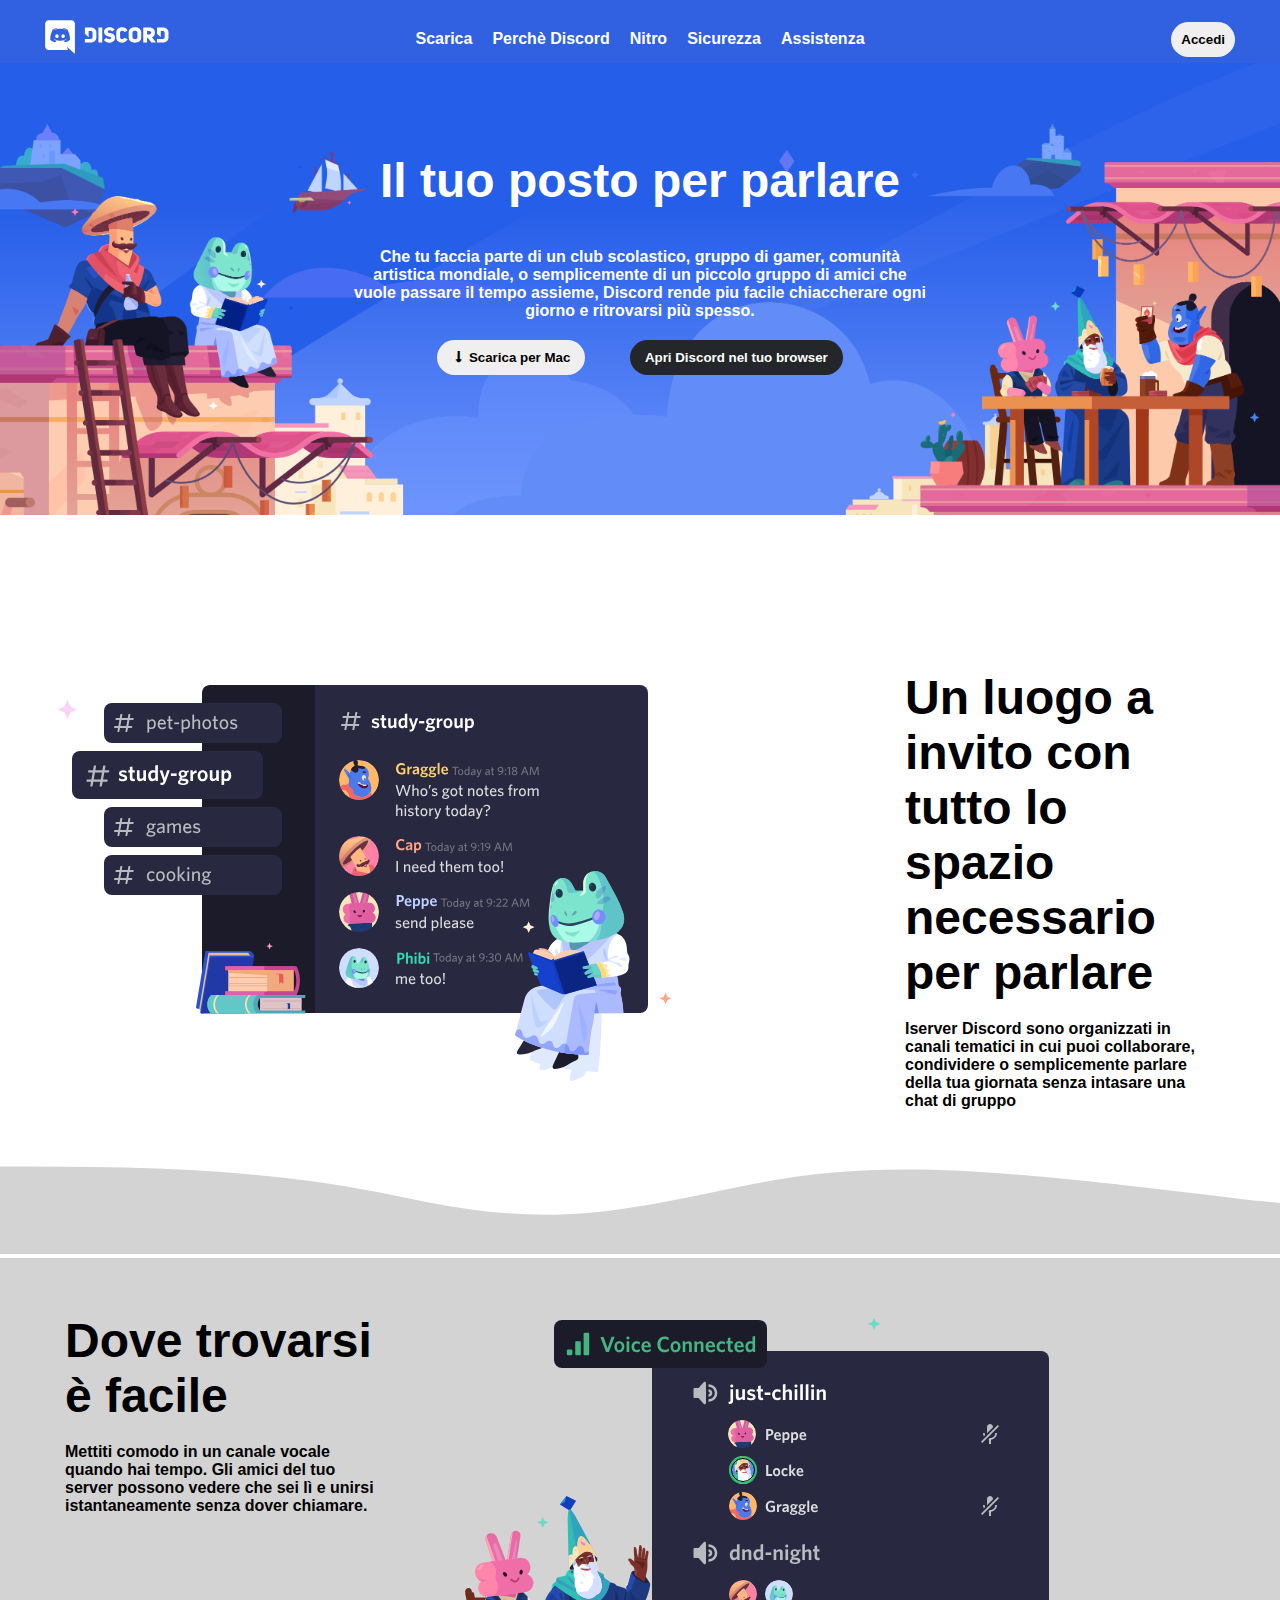
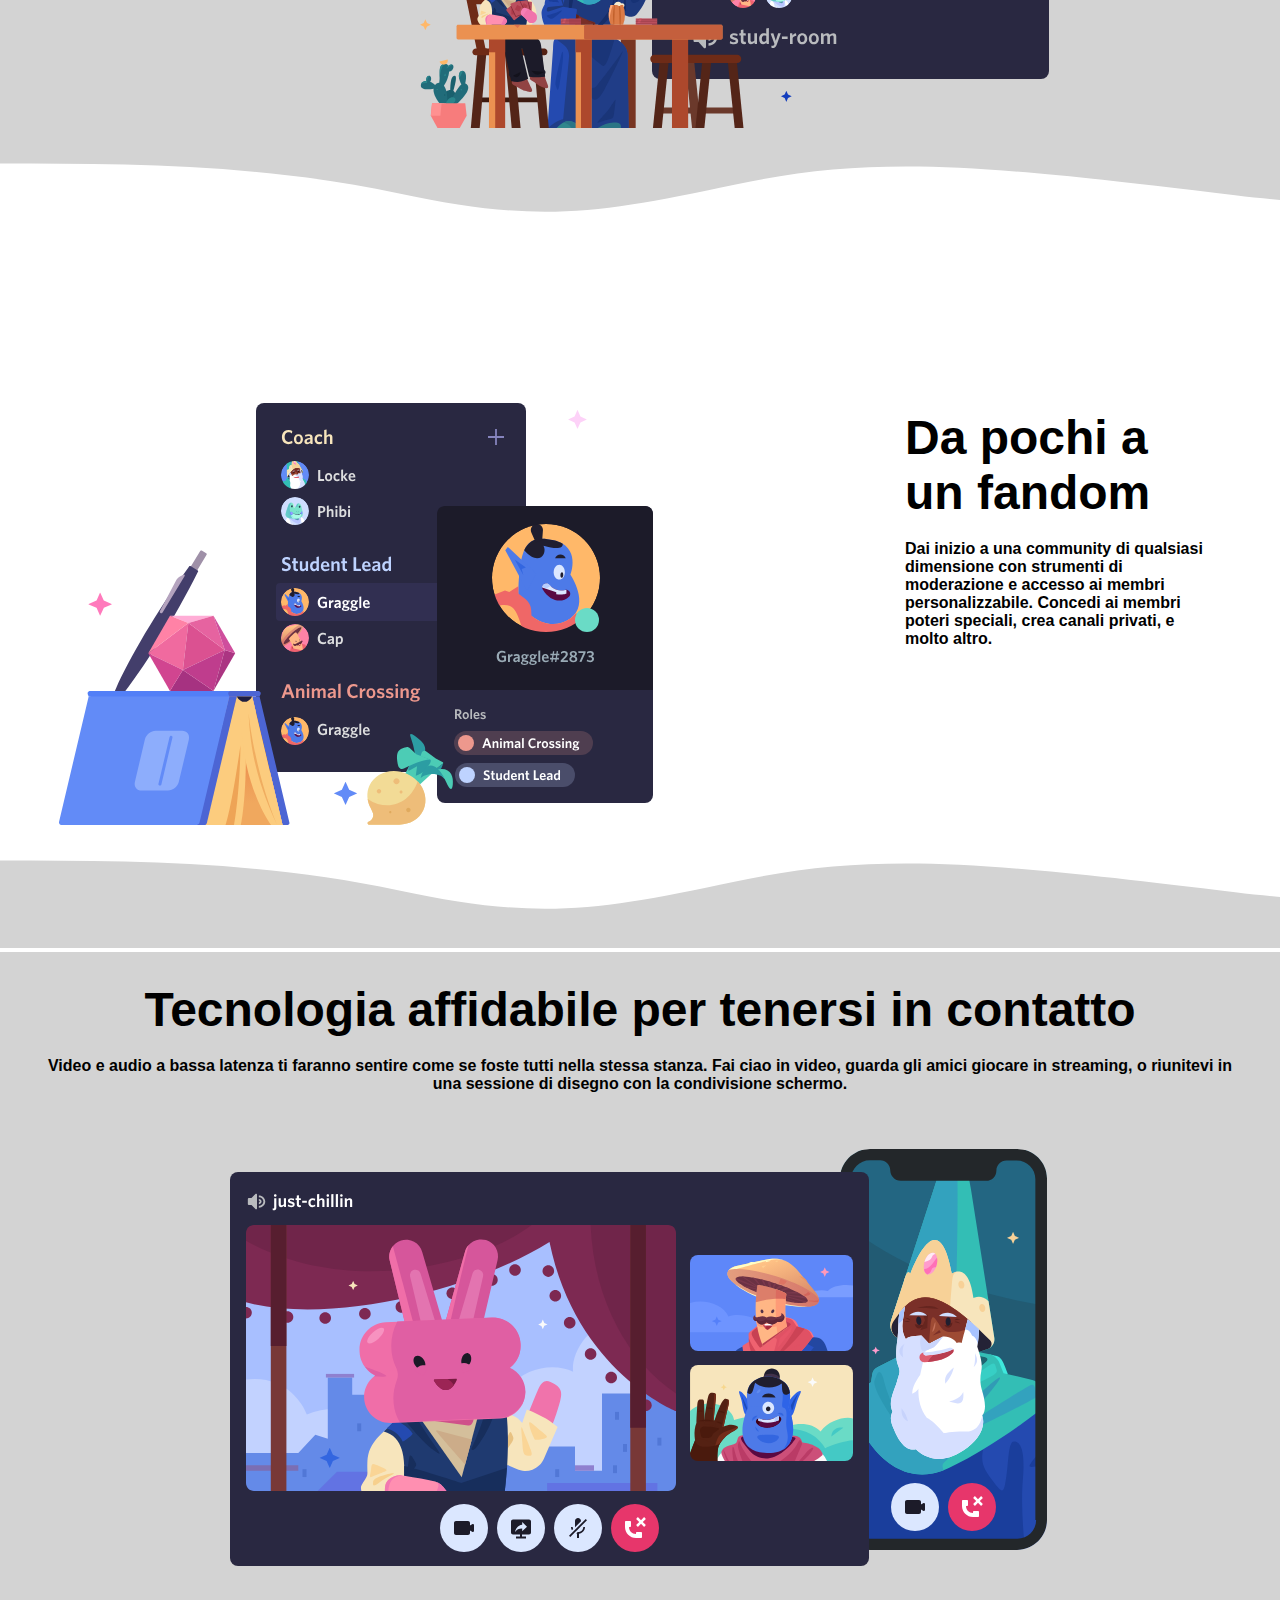
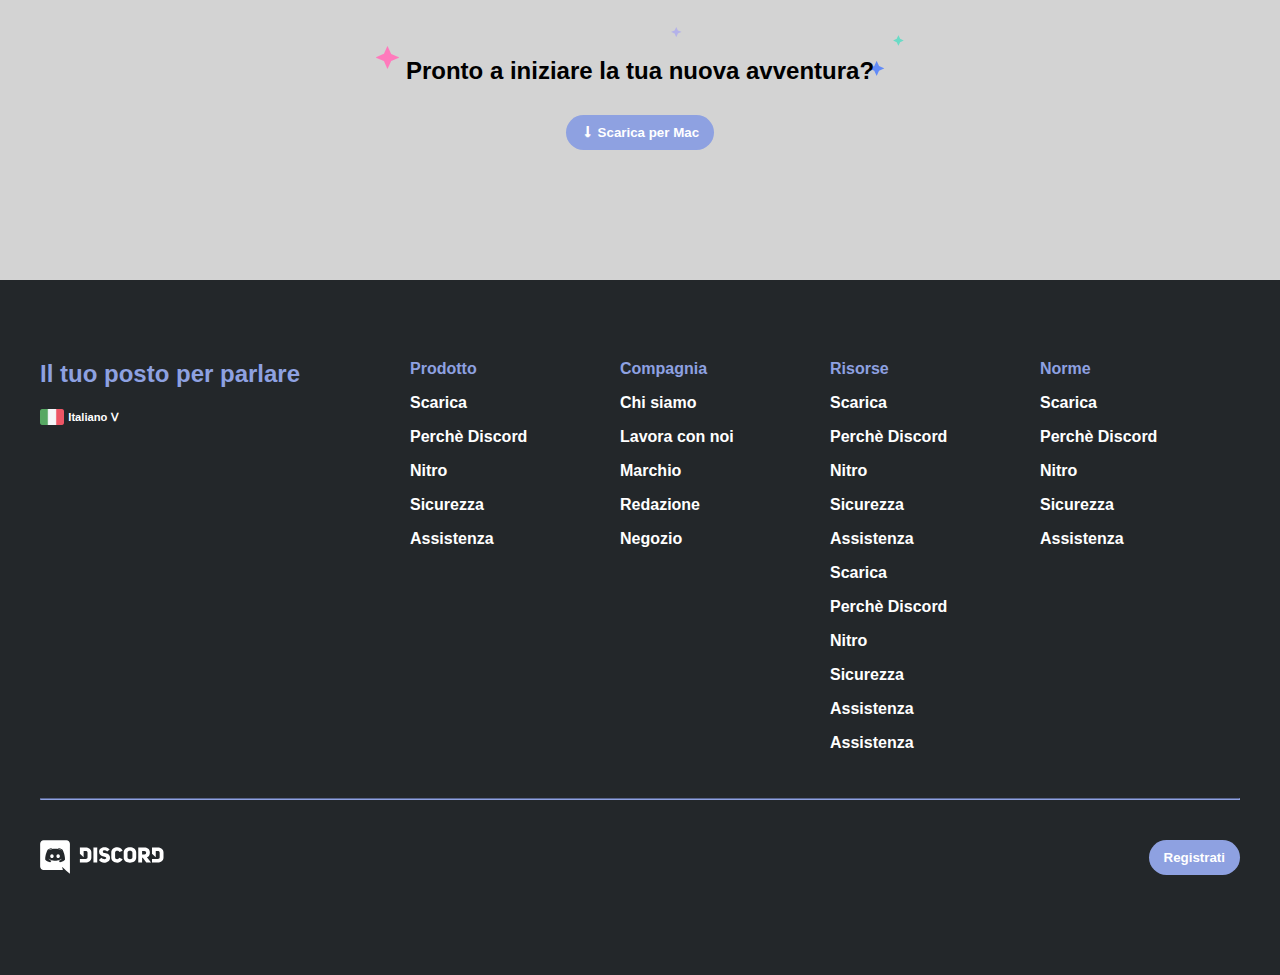
<file: index.html>
<!DOCTYPE html>
<html lang="en">
    <head>
        <meta charset="UTF-8">
        <meta http-equiv="X-UA-Compatible" content="IE=edge">
        <meta name="viewport" content="width=device-width, initial-scale=1.0">
        <title>Discord</title>

        <link rel="stylesheet" href="css/style.css">

        <link href="https://fonts.cdnfonts.com/css/whitney-2" rel="stylesheet">

        <link rel="stylesheet" href="https://cdnjs.cloudflare.com/ajax/libs/font-awesome/6.2.0/css/all.min.css" integrity="sha512-xh6O/CkQoPOWDdYTDqeRdPCVd1SpvCA9XXcUnZS2FmJNp1coAFzvtCN9BmamE+4aHK8yyUHUSCcJHgXloTyT2A==" crossorigin="anonymous" referrerpolicy="no-referrer" />
                
    </head>
    <body>

        <header>
            <!-- sezione logo e links -->
            <div class="container container-flex header-top">
                <div class="header-line">
                    <img src="img/logo.svg" alt="Immagine non trovata">
                </div>

                <nav class="header-line">
                    <ul class="container-flex">
                        <li>
                            <a href="#">Scarica</a>
                        </li>
                        <li>
                            <a href="#">Perchè Discord</a>
                        </li>
                        <li>
                            <a href="#">Nitro</a>
                        </li>
                        <li>
                            <a href="#">Sicurezza</a>
                        </li>
                        <li>
                            <a href="#">Assistenza</a>
                        </li>
                    </ul>
                </nav>

                <div class="header-line container-flex">
                    <button>Accedi</button>
                </div>
            </div>

            <!-- sezione titolo -->
            <div class="header-bottom container-flex">
                <div class="title">
                    <h1>Il tuo posto per parlare</h1>

                    <p>Che tu faccia parte di un club scolastico, gruppo di gamer, comunità artistica mondiale, o semplicemente di un piccolo gruppo di amici che vuole passare il tempo assieme, Discord rende piu facile chiaccherare ogni giorno e ritrovarsi più spesso.</p>

                    <div class="buttons">
                        <button>🠗 Scarica per Mac</button>
                        <button>Apri Discord nel tuo browser</button>
                    </div>
                 </div>
            </div>
        </header>

        <!-- sezione centrale -->
        <main>
            <!-- sezioni row -->
            <section class="white-background">
                <div class="container container-flex">
                    <div class="column-img">
                        <img src="img/item1.svg" alt="Immagine non trovata">
                    </div>

                    <div class="column-text">
                        <h2>Un luogo a invito con tutto lo spazio necessario per parlare</h2>

                        <p>Iserver Discord sono organizzati in canali tematici in cui puoi collaborare, condividere o semplicemente parlare della tua giornata senza intasare una chat di gruppo</p>
                    </div>
                </div>
            </section>

            <svg class="wave-gray" version="1.1" xmlns="http://www.w3.org/2000/svg" viewBox="0 0 1440 100" preserveAspectRatio="none">
                <path class="wavePath-haxJK1 animationPaused-2hZ4IO" d="M826.337463,25.5396311 C670.970254,58.655965 603.696181,68.7870267 447.802481,35.1443383 C293.342778,1.81111414 137.33377,1.81111414 0,1.81111414 L0,150 L1920,150 L1920,1.81111414 C1739.53523,-16.6853983 1679.86404,73.1607868 1389.7826,37.4859505 C1099.70117,1.81111414 981.704672,-7.57670281 826.337463,25.5396311 Z" fill="currentColor"></path>
            </svg>
            
            <section class="gray-background">
                <div class="container container-flex">
                    <div class="column-text">
                        <h2>Dove trovarsi è facile</h2>

                        <p>Mettiti comodo in un canale vocale quando hai tempo. Gli amici del tuo server possono vedere che sei lì e unirsi istantaneamente senza dover chiamare.</p>
                    </div>

                    <div class="column-img">
                        <img src="img/item2.svg" alt="Immagine non trovata">
                    </div>
                </div>
            </section>

            <svg class="wave-white" version="1.1" xmlns="http://www.w3.org/2000/svg" viewBox="0 0 1440 100" preserveAspectRatio="none">
                <path class="wavePath-haxJK1 animationPaused-2hZ4IO" d="M826.337463,25.5396311 C670.970254,58.655965 603.696181,68.7870267 447.802481,35.1443383 C293.342778,1.81111414 137.33377,1.81111414 0,1.81111414 L0,150 L1920,150 L1920,1.81111414 C1739.53523,-16.6853983 1679.86404,73.1607868 1389.7826,37.4859505 C1099.70117,1.81111414 981.704672,-7.57670281 826.337463,25.5396311 Z" fill="currentColor"></path>
            </svg>

            <section class="white-background">
                <div class="container container-flex">
                    <div class="column-img">
                        <img src="img/item3.svg" alt="Immagine non trovata">
                    </div>

                    <div class="column-text">
                        <h2>Da pochi a un fandom</h2>

                        <p>Dai inizio a una community di qualsiasi dimensione con strumenti di moderazione e accesso ai membri personalizzabile. Concedi ai membri poteri speciali, crea canali privati, e molto altro.</p>
                    </div>
                </div>
            </section>

            <svg class="wave-gray" version="1.1" xmlns="http://www.w3.org/2000/svg" viewBox="0 0 1440 100" preserveAspectRatio="none">
                <path class="wavePath-haxJK1 animationPaused-2hZ4IO" d="M826.337463,25.5396311 C670.970254,58.655965 603.696181,68.7870267 447.802481,35.1443383 C293.342778,1.81111414 137.33377,1.81111414 0,1.81111414 L0,150 L1920,150 L1920,1.81111414 C1739.53523,-16.6853983 1679.86404,73.1607868 1389.7826,37.4859505 C1099.70117,1.81111414 981.704672,-7.57670281 826.337463,25.5396311 Z" fill="currentColor"></path>
            </svg>

            <!-- sezione column -->
            <section class="gray-background">
                <div class="container">
                    <div class="big-column">
                        <h2>Tecnologia affidabile per tenersi in contatto</h2>

                        <p>Video e audio a bassa latenza ti faranno sentire come se foste tutti nella stessa stanza. Fai ciao in video, guarda gli amici giocare in streaming, o riunitevi in una sessione di disegno con la condivisione schermo.</p>
                        <div>
                            <img src="img/item4-big.svg" alt="Immagine non trovata">
                        </div>

                        <h3>Pronto a iniziare la tua nuova avventura?</h3>
                         
                        <br>

                        <button>🠗 Scarica per Mac</button>
                    </div>

                </div>
            </section>
        </main>

        <footer>
            <!-- sezione collegamenti -->
            <nav class="container container-flex">
                <div class="social">
                    <h3>Il tuo posto per parlare</h3>

                    <img src="img/ita.png" alt="Immagine non trovata">

                    <span>Italiano ᐯ</span>
                    
                    <div class="icons">
                        <i class="fa-brands fa-twitter"></i>

                        <i class="fa-brands fa-instagram"></i>

                        <i class="fa-brands fa-facebook"></i>

                        <i class="fa-brands fa-youtube"></i>
                    </div>
                </div>

                <div class="container-flex links-group">
                    <div class="links">
                        <ul>
                            <li>
                                <a href="#" class="head-link">Prodotto</a>
                            </li>
                            <li>
                                <a href="#" class="white-link">Scarica</a>
                            </li>
                            <li>
                                <a href="#" class="white-link">Perchè Discord</a>
                            </li>
                            <li>
                                <a href="#" class="white-link">Nitro</a>
                            </li>
                            <li>
                                <a href="#" class="white-link">Sicurezza</a>
                            </li>
                            <li>
                                <a href="#" class="white-link">Assistenza</a>
                            </li>
                        </ul>
                    </div>
    
                    <div class="links">
                        <ul>
                            <li>
                                <a href="#" class="head-link">Compagnia</a>
                            </li>
                            <li>
                                <a href="#" class="white-link">Chi siamo</a>
                            </li>
                            <li>
                                <a href="#" class="white-link">Lavora con noi</a>
                            </li>
                            <li>
                                <a href="#" class="white-link">Marchio</a>
                            </li>
                            <li>
                                <a href="#" class="white-link">Redazione</a>
                            </li>
                            <li>
                                <a href="#" class="white-link">Negozio</a>
                            </li>
                        </ul>
                    </div>
    
                    <div class="links">
                        <ul>
                            <li>
                                <a href="#" class="head-link">Risorse</a>
                            </li>
                            <li>
                                <a href="#" class="white-link">Scarica</a>
                            </li>
                            <li>
                                <a href="#" class="white-link">Perchè Discord</a>
                            </li>
                            <li>
                                <a href="#" class="white-link">Nitro</a>
                            </li>
                            <li>
                                <a href="#" class="white-link">Sicurezza</a>
                            </li>
                            <li>
                                <a href="#" class="white-link">Assistenza</a>
                            </li>
                            <li>
                                <a href="#" class="white-link">Scarica</a>
                            </li>
                            <li>
                                <a href="#" class="white-link">Perchè Discord</a>
                            </li>
                            <li>
                                <a href="#" class="white-link">Nitro</a>
                            </li>
                            <li>
                                <a href="#" class="white-link">Sicurezza</a>
                            </li>
                            <li>
                                <a href="#" class="white-link">Assistenza</a>
                            </li>
                            <li>
                                <a href="#" class="white-link">Assistenza</a>
                            </li>
                        </ul>
                    </div>
    
                    <div class="links">
                        <ul>
                            <li>
                                <a href="#" class="head-link">Norme</a>
                            </li>
                            <li>
                                <a href="#" class="white-link">Scarica</a>
                            </li>
                            <li>
                                <a href="#" class="white-link">Perchè Discord</a>
                            </li>
                            <li>
                                <a href="#" class="white-link">Nitro</a>
                            </li>
                            <li>
                                <a href="#" class="white-link">Sicurezza</a>
                            </li>
                            <li>
                                <a href="#" class="white-link">Assistenza</a>
                            </li>
                        </ul>
                    </div>
                </div>
            </nav>

            <hr>

            <!-- sezione finale -->
            <div class="container container-flex final">
                <img src="img/logo.svg" alt="Immagine non trovata">

                <button>Registrati</button>
            </div>
        </footer>
        
    </body>
</html>
</file>
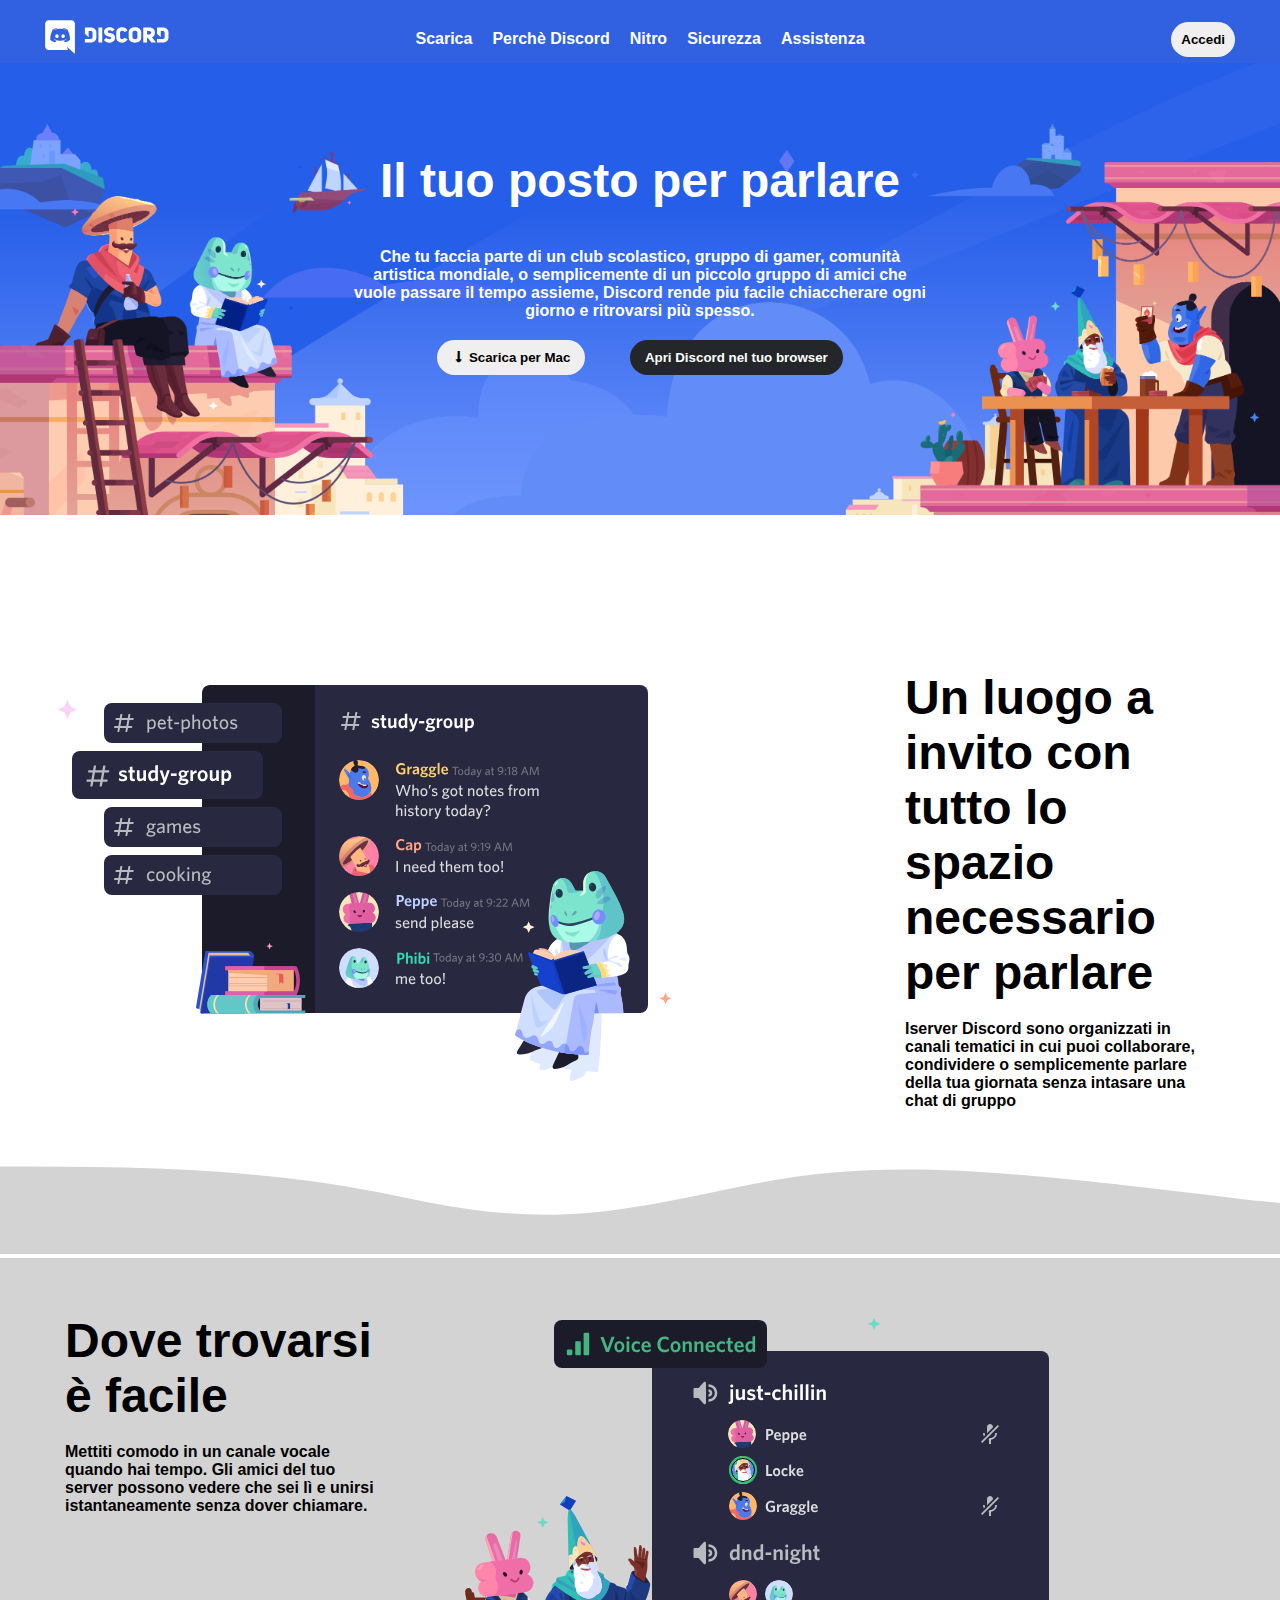
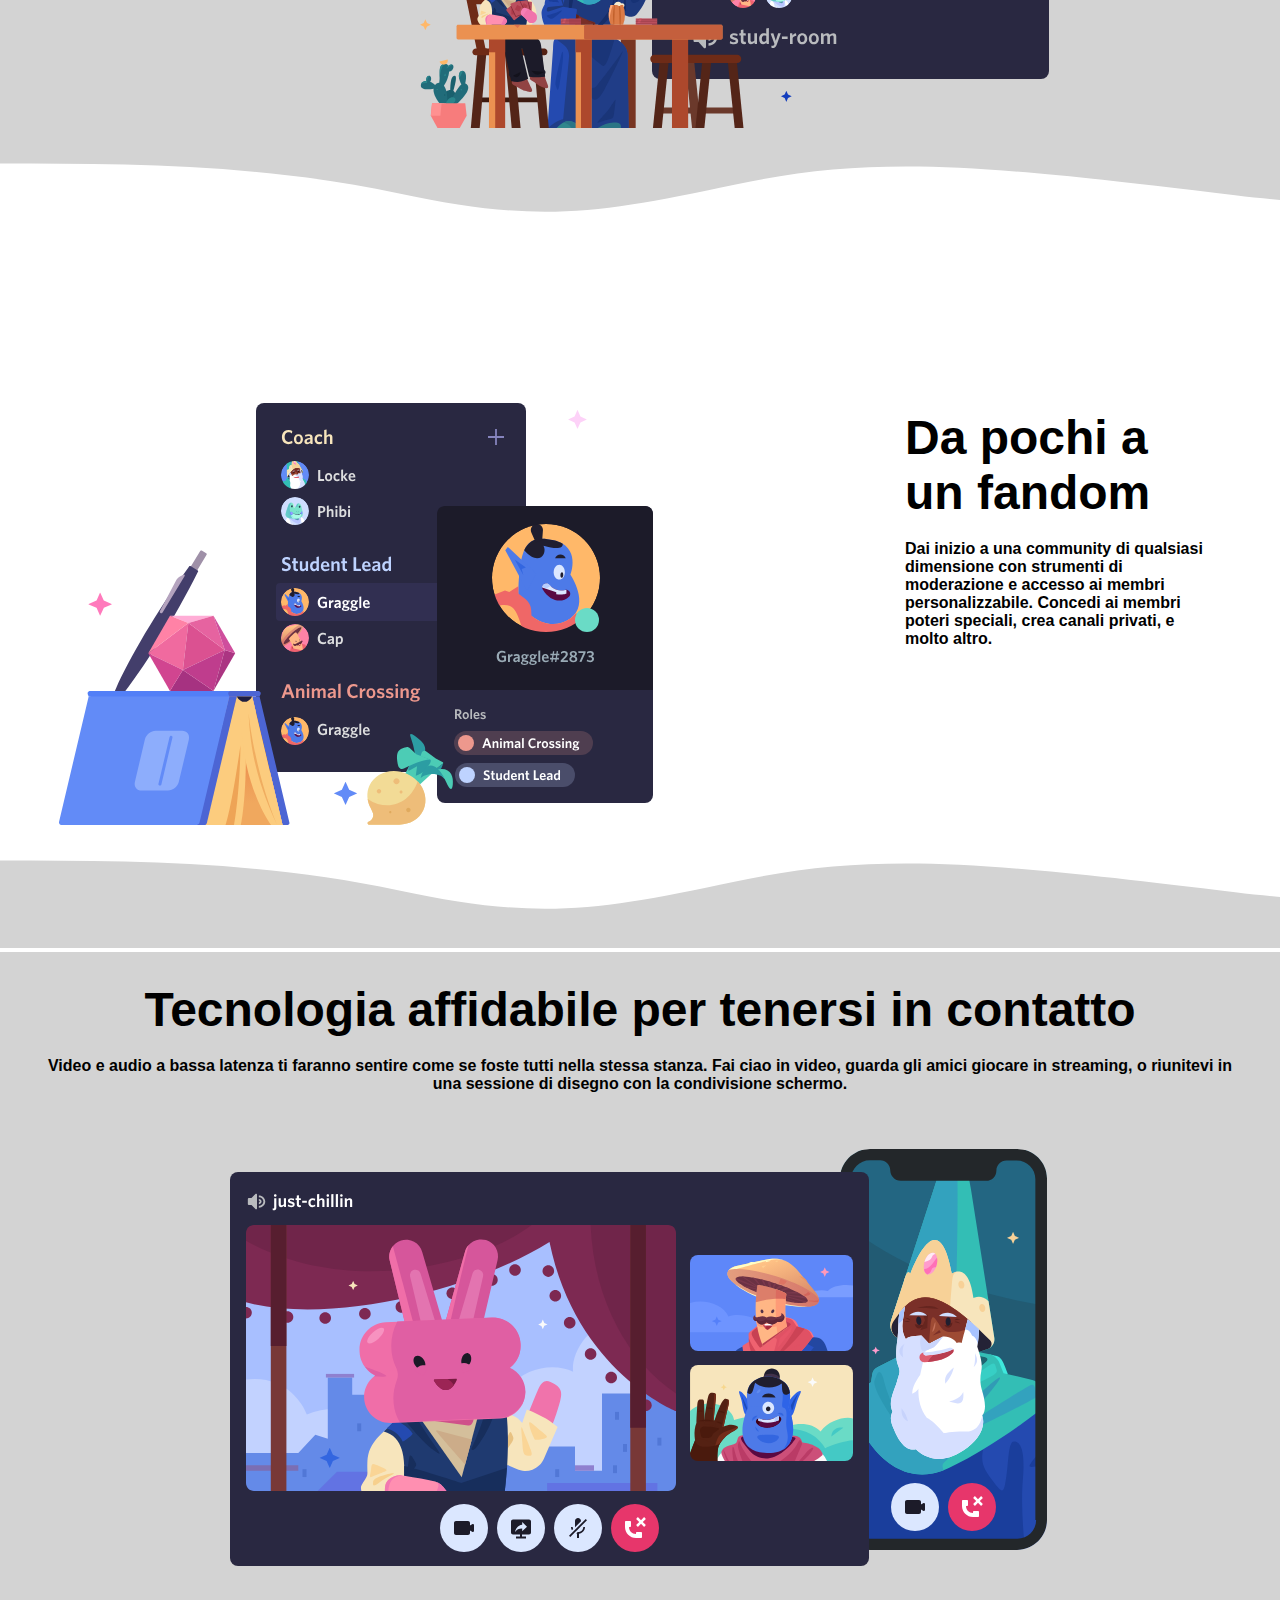
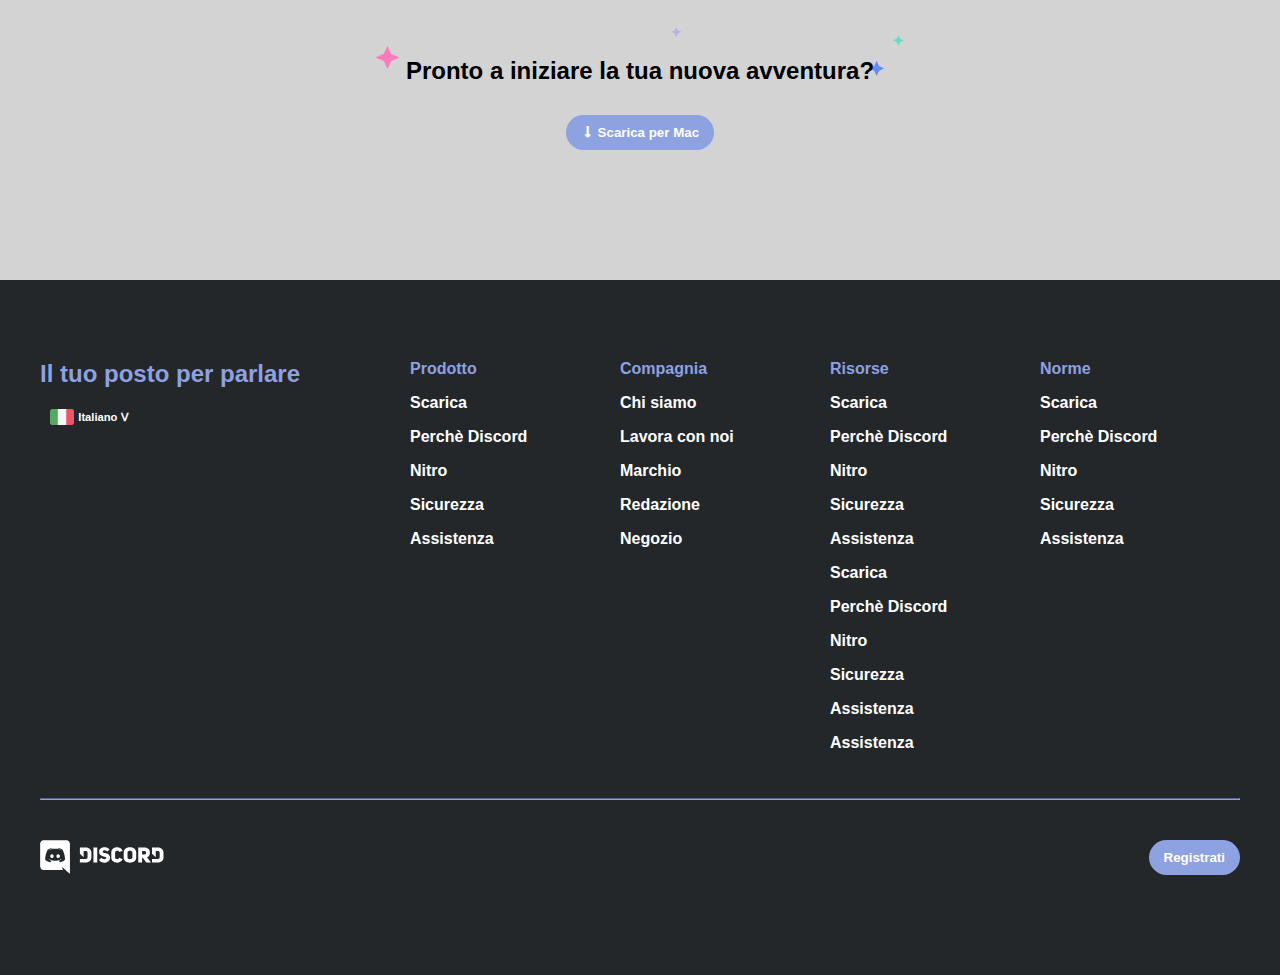
<file: bonus/index.html>
<!DOCTYPE html>
<html lang="en">
    <head>
        <meta charset="UTF-8">
        <meta http-equiv="X-UA-Compatible" content="IE=edge">
        <meta name="viewport" content="width=device-width, initial-scale=1.0">
        <title>Discord</title>

        <link rel="stylesheet" href="css/style.css">

        <link href="https://fonts.cdnfonts.com/css/whitney-2" rel="stylesheet">

        <link rel="stylesheet" href="https://cdnjs.cloudflare.com/ajax/libs/font-awesome/6.2.0/css/all.min.css" integrity="sha512-xh6O/CkQoPOWDdYTDqeRdPCVd1SpvCA9XXcUnZS2FmJNp1coAFzvtCN9BmamE+4aHK8yyUHUSCcJHgXloTyT2A==" crossorigin="anonymous" referrerpolicy="no-referrer" />
                
    </head>
    <body>

        <header>
            <!-- sezione logo e links -->
            <div class="container container-flex header-top">
                <div class="header-line">
                    <img src="img/logo.svg" alt="Immagine non trovata">
                </div>

                <nav class="header-line">
                    <ul class="container-flex">
                        <li>
                            <a href="#">Scarica</a>
                        </li>
                        <li>
                            <a href="#">Perchè Discord</a>
                        </li>
                        <li>
                            <a href="#">Nitro</a>
                        </li>
                        <li>
                            <a href="#">Sicurezza</a>
                        </li>
                        <li>
                            <a href="#">Assistenza</a>
                        </li>
                    </ul>
                </nav>

                <div class="header-line container-flex">
                    <button>Accedi</button>
                </div>
            </div>

            <!-- sezione titolo -->
            <div class="header-bottom container-flex">
                <div class="title">
                    <h1>Il tuo posto per parlare</h1>

                    <p>Che tu faccia parte di un club scolastico, gruppo di gamer, comunità artistica mondiale, o semplicemente di un piccolo gruppo di amici che vuole passare il tempo assieme, Discord rende piu facile chiaccherare ogni giorno e ritrovarsi più spesso.</p>

                    <div class="buttons">
                        <button>🠗 Scarica per Mac</button>
                        <button>Apri Discord nel tuo browser</button>
                    </div>
                 </div>
            </div>
        </header>

        <!-- sezione centrale -->
        <main>
            <!-- sezioni row -->
            <section class="white-background">
                <div class="container container-flex">
                    <div class="column-img">
                        <img src="img/item1.svg" alt="Immagine non trovata">
                    </div>

                    <div class="column-text">
                        <h2>Un luogo a invito con tutto lo spazio necessario per parlare</h2>

                        <p>Iserver Discord sono organizzati in canali tematici in cui puoi collaborare, condividere o semplicemente parlare della tua giornata senza intasare una chat di gruppo</p>
                    </div>
                </div>
            </section>

            <svg class="wave-gray" version="1.1" xmlns="http://www.w3.org/2000/svg" viewBox="0 0 1440 100" preserveAspectRatio="none">
                <path class="wavePath-haxJK1 animationPaused-2hZ4IO" d="M826.337463,25.5396311 C670.970254,58.655965 603.696181,68.7870267 447.802481,35.1443383 C293.342778,1.81111414 137.33377,1.81111414 0,1.81111414 L0,150 L1920,150 L1920,1.81111414 C1739.53523,-16.6853983 1679.86404,73.1607868 1389.7826,37.4859505 C1099.70117,1.81111414 981.704672,-7.57670281 826.337463,25.5396311 Z" fill="currentColor"></path>
            </svg>
            
            <section class="gray-background">
                <div class="container container-flex">
                    <div class="column-text">
                        <h2>Dove trovarsi è facile</h2>

                        <p>Mettiti comodo in un canale vocale quando hai tempo. Gli amici del tuo server possono vedere che sei lì e unirsi istantaneamente senza dover chiamare.</p>
                    </div>

                    <div class="column-img">
                        <img src="img/item2.svg" alt="Immagine non trovata">
                    </div>
                </div>
            </section>

            <svg class="wave-white" version="1.1" xmlns="http://www.w3.org/2000/svg" viewBox="0 0 1440 100" preserveAspectRatio="none">
                <path class="wavePath-haxJK1 animationPaused-2hZ4IO" d="M826.337463,25.5396311 C670.970254,58.655965 603.696181,68.7870267 447.802481,35.1443383 C293.342778,1.81111414 137.33377,1.81111414 0,1.81111414 L0,150 L1920,150 L1920,1.81111414 C1739.53523,-16.6853983 1679.86404,73.1607868 1389.7826,37.4859505 C1099.70117,1.81111414 981.704672,-7.57670281 826.337463,25.5396311 Z" fill="currentColor"></path>
            </svg>

            <section class="white-background">
                <div class="container container-flex">
                    <div class="column-img">
                        <img src="img/item3.svg" alt="Immagine non trovata">
                    </div>

                    <div class="column-text">
                        <h2>Da pochi a un fandom</h2>

                        <p>Dai inizio a una community di qualsiasi dimensione con strumenti di moderazione e accesso ai membri personalizzabile. Concedi ai membri poteri speciali, crea canali privati, e molto altro.</p>
                    </div>
                </div>
            </section>

            <svg class="wave-gray" version="1.1" xmlns="http://www.w3.org/2000/svg" viewBox="0 0 1440 100" preserveAspectRatio="none">
                <path class="wavePath-haxJK1 animationPaused-2hZ4IO" d="M826.337463,25.5396311 C670.970254,58.655965 603.696181,68.7870267 447.802481,35.1443383 C293.342778,1.81111414 137.33377,1.81111414 0,1.81111414 L0,150 L1920,150 L1920,1.81111414 C1739.53523,-16.6853983 1679.86404,73.1607868 1389.7826,37.4859505 C1099.70117,1.81111414 981.704672,-7.57670281 826.337463,25.5396311 Z" fill="currentColor"></path>
            </svg>

            <!-- sezione column -->
            <section class="gray-background">
                <div class="container">
                    <div class="big-column">
                        <h2>Tecnologia affidabile per tenersi in contatto</h2>

                        <p>Video e audio a bassa latenza ti faranno sentire come se foste tutti nella stessa stanza. Fai ciao in video, guarda gli amici giocare in streaming, o riunitevi in una sessione di disegno con la condivisione schermo.</p>
                        <div>
                            <img src="img/item4-big.svg" alt="Immagine non trovata">
                        </div>

                        <h3>Pronto a iniziare la tua nuova avventura?</h3>
                         
                        <br>

                        <button>🠗 Scarica per Mac</button>
                    </div>

                </div>
            </section>
        </main>

        <footer>
            <!-- sezione collegamenti -->
            <nav class="container container-flex">
                <div class="social">
                    <h3>Il tuo posto per parlare</h3>

                    <ul>
                        <li>
                            <img src="img/ita.png" alt="Immagine non trovata"> <a href="#" id="main-language">Italiano ᐯ</a>

                            <ul>
                                <li>
                                    <a href="#" class="language">English</a>
                                </li>
                                <li>
                                    <a href="#" class="language">French</a>
                                </li>
                                <li>
                                    <a href="#" class="language">German</a>
                                </li>
                            </ul>
                        </li>
                    </ul>
                    
                    <div class="icons">
                        <i class="fa-brands fa-twitter"></i>

                        <i class="fa-brands fa-instagram"></i>

                        <i class="fa-brands fa-facebook"></i>

                        <i class="fa-brands fa-youtube"></i>
                    </div>
                </div>

                <div class="container-flex links-group">
                    <div class="links">
                        <ul>
                            <li>
                                <a href="#" class="head-link">Prodotto</a>
                            </li>
                            <li>
                                <a href="#" class="white-link">Scarica</a>
                            </li>
                            <li>
                                <a href="#" class="white-link">Perchè Discord</a>
                            </li>
                            <li>
                                <a href="#" class="white-link">Nitro</a>
                            </li>
                            <li>
                                <a href="#" class="white-link">Sicurezza</a>
                            </li>
                            <li>
                                <a href="#" class="white-link">Assistenza</a>
                            </li>
                        </ul>
                    </div>
    
                    <div class="links">
                        <ul>
                            <li>
                                <a href="#" class="head-link">Compagnia</a>
                            </li>
                            <li>
                                <a href="#" class="white-link">Chi siamo</a>
                            </li>
                            <li>
                                <a href="#" class="white-link">Lavora con noi</a>
                            </li>
                            <li>
                                <a href="#" class="white-link">Marchio</a>
                            </li>
                            <li>
                                <a href="#" class="white-link">Redazione</a>
                            </li>
                            <li>
                                <a href="#" class="white-link">Negozio</a>
                            </li>
                        </ul>
                    </div>
    
                    <div class="links">
                        <ul>
                            <li>
                                <a href="#" class="head-link">Risorse</a>
                            </li>
                            <li>
                                <a href="#" class="white-link">Scarica</a>
                            </li>
                            <li>
                                <a href="#" class="white-link">Perchè Discord</a>
                            </li>
                            <li>
                                <a href="#" class="white-link">Nitro</a>
                            </li>
                            <li>
                                <a href="#" class="white-link">Sicurezza</a>
                            </li>
                            <li>
                                <a href="#" class="white-link">Assistenza</a>
                            </li>
                            <li>
                                <a href="#" class="white-link">Scarica</a>
                            </li>
                            <li>
                                <a href="#" class="white-link">Perchè Discord</a>
                            </li>
                            <li>
                                <a href="#" class="white-link">Nitro</a>
                            </li>
                            <li>
                                <a href="#" class="white-link">Sicurezza</a>
                            </li>
                            <li>
                                <a href="#" class="white-link">Assistenza</a>
                            </li>
                            <li>
                                <a href="#" class="white-link">Assistenza</a>
                            </li>
                        </ul>
                    </div>
    
                    <div class="links">
                        <ul>
                            <li>
                                <a href="#" class="head-link">Norme</a>
                            </li>
                            <li>
                                <a href="#" class="white-link">Scarica</a>
                            </li>
                            <li>
                                <a href="#" class="white-link">Perchè Discord</a>
                            </li>
                            <li>
                                <a href="#" class="white-link">Nitro</a>
                            </li>
                            <li>
                                <a href="#" class="white-link">Sicurezza</a>
                            </li>
                            <li>
                                <a href="#" class="white-link">Assistenza</a>
                            </li>
                        </ul>
                    </div>
                </div>
            </nav>

            <hr>

            <!-- sezione finale -->
            <div class="container container-flex final">
                <img src="img/logo.svg" alt="Immagine non trovata">

                <button>Registrati</button>
            </div>
        </footer>
        
    </body>
</html>
</file>
<file: css/style.css>
/* RESET */
*{
    margin: 0;
    padding: 0;
    box-sizing: border-box;
}

/* REGOLE GENERALI */
*{
    font-family: 'Whitney', sans-serif;
    font-family: 'Whitney Semibold', sans-serif;
    font-family: 'Whitney Book', sans-serif;
    font-family: 'Whitney Light', sans-serif;

    font-weight: bold;
}

.container{
    max-width: 1200px;
    margin: 0 auto;
    min-height: 60px;
}

.container-flex{
    display: flex;
}

button{
    padding: 10px;
    border-style: none;
}

/* HEADER */
/* SEZIONE LOGO E LINKS */
header{
    padding-top: 15px;
    background-color: #3161e0;
}

.header-top{
    min-height: initial;
    align-items: center;
}

.header-top > div{
    width: 25%;
    padding: 5px;
}

.header-top > nav{
    width: 50%;
    padding: 5px;
}

.header-line.container-flex{
    justify-content: end;
}

header ul{
    list-style: none;
    justify-content: center;
}

li{
    margin-left: 10px;
    margin-right: 10px;
}

header a{
    color: white;
    text-decoration: none;
}

.header-line > button{
    border-color: white;
    border-radius: 20px;
}

/* SEZIONE TITOLO */
.header-bottom{
    padding: 50px 0 120px;
    background-image: url(../img/jumbo.png);
    background-size: cover;
}

.header-bottom.container-flex{
    justify-content: center;
}

.title{
    width: 45%;
    text-align: center;
    color: white;
}

h1{
    font-size: 3em;
    margin: 40px 0;
}

header .buttons{
    margin: 20px 0;
}

.title button{
    border-radius: 20px;
    margin: 0 20px;
    padding: 10px 15px;
}

.title button:last-child{
    background-color: #23272a;
    color: white;
}

/* SEZIONE CENTRALE */
/* SEZIONI ROW */
main .container-flex{
    justify-content: space-between;
}

.white-background{
    padding: 30px 0;
    margin-top: 100px;
}
.gray-background{
    background-color: #d3d3d3;
    padding: 30px 0;
}

.wave-gray{
    color: #d3d3d3;
}

.wave-white{
    color: white;
    background-color: #d3d3d3;
}

.column-img{
    width: 70%;
}

.column-text{
    width: 30%;
    padding: 25px;
}

h2{
    font-size: 3em;
    margin-bottom: 20px;
}

/* SEZIONE COLUMN */
.big-column{
    width: 100%;
    text-align: center;
    margin-bottom: 100px;
}

 main h3{
    font-size: 1.5em;
    background-image: url("../img/stars.svg");
    background-size: contain;
    background-repeat: no-repeat;
    display: inline-block;
    padding: 30px;
}

.big-column button{
    background-color: #8ea1e1;
    color: white;
    border-radius: 20px;
    padding: 10px 15px;
}

/* FOOTER */
/* SEZIONE COLLEGAMENTI */
footer{
    background-color: #23272a;
    padding: 80px 0;
}
.social{
    width: 30%;
}

.social > h3{
    color: #8ea1e1;
    font-size: 1.5em;
    margin-bottom: 20px;
}

.social > img{
    height: 1em;
    vertical-align: middle;
}

.social > span{
    color: white;
    vertical-align: middle;
    font-size: 0.7em;
}

.social > .icons{
    color: white;
    margin-top: 15px;
}

i + i{
    margin-left: 15px;
}

.links-group{
    width: 70%;
}

.links{
    width: 25%;
}

.links > ul{
    list-style: none;
}

.links .head-link{
    color: #8ea1e1;
}

.links .white-link{
    color: white;
}

.links li{
    margin-bottom: 1em;
}

.links a{
    text-decoration: none;
}

hr{
    border-color: #8ea1e1;
    height: 2px;
    max-width: 1200px;
    margin: 30px auto 0;
}

/* SEZIONE FINALE */
.container-flex.final{
    justify-content: space-between;
    align-items: center;
    padding: 20px 0;
    margin-top: 20px;
}

.final > button{
    color: white;
    background-color: #8ea1e1;
    border-radius: 20px;
    padding: 10px 15px;
}




/* DEBUG */
.debug header{
    background-color: #add8e6;
}

.debug .header-top{
    background-color: #daa520;
}

.debug .header-line{
    border: 2px dashed black;
}

.debug .header-bottom{
    background-color: #00008b;
}

.debug .title{
    background-color: #ee82ee;
    border: 2px dashed black;
    height: 300px;
}

.debug .column-img{
    background-color: #1e90ff;
    border: 2px dashed black;
    height: 400px;
}

.debug .column-text{
    background-color: #ffc0cb;
    border: 2px dashed black;
    height: 400px;
}

.debug .big-column{
    background-color: #228b22;
    border: 2px dashed black;
    height: 600px;
}

.debug footer{
    background-color: #23272a;
}

.debug .social{
    background-color: #f08080;
    border: 2px dashed black;
    height: 400px;
}

.debug .links{
    background-color: #20b2aa;
    border: 2px dashed white;
    height: 400px;
}

.debug .final{
    background-color: #7fffd4;
}

.debug .final > div{
    border: 2px dashed black;
    background-color: #ffc0cb;
}
</file>
<file: bonus/css/style.css>
/* RESET */
*{
    margin: 0;
    padding: 0;
    box-sizing: border-box;
}

/* REGOLE GENERALI */
*{
    font-family: 'Whitney', sans-serif;
    font-family: 'Whitney Semibold', sans-serif;
    font-family: 'Whitney Book', sans-serif;
    font-family: 'Whitney Light', sans-serif;

    font-weight: bold;
}

.container{
    max-width: 1200px;
    margin: 0 auto;
    min-height: 60px;
}

.container-flex{
    display: flex;
}

button{
    padding: 10px;
    border-style: none;
}

button:hover{
    background-color: crimson;
    color: white;
    cursor: pointer;
}

.title button:last-child:hover{
    background-color: crimson;
}

ul{
    list-style: none;
}

/* HEADER */
/* SEZIONE LOGO E LINKS */
header{
    padding-top: 15px;
    background-color: #3161e0;
}

.header-top{
    min-height: initial;
    align-items: center;
}

.header-top > div{
    width: 25%;
    padding: 5px;
}

.header-top > nav{
    width: 50%;
    padding: 5px;
}

.header-line.container-flex{
    justify-content: end;
}

header ul{
    justify-content: center;
}

li{
    margin-left: 10px;
    margin-right: 10px;
}

header a{
    color: white;
    text-decoration: none;
}

.header-line > button{
    border-color: white;
    border-radius: 20px;
}

/* SEZIONE TITOLO */
.header-bottom{
    padding: 50px 0 120px;
    background-image: url(../img/jumbo.png);
    background-size: cover;
}

.header-bottom.container-flex{
    justify-content: center;
}

.title{
    width: 45%;
    text-align: center;
    color: white;
}

h1{
    font-size: 3em;
    margin: 40px 0;
}

header .buttons{
    margin: 20px 0;
}

.title button{
    border-radius: 20px;
    margin: 0 20px;
    padding: 10px 15px;
}

.title button:last-child{
    background-color: #23272a;
    color: white;
}

/* SEZIONE CENTRALE */
/* SEZIONI ROW */
main .container-flex{
    justify-content: space-between;
}

.white-background{
    padding: 30px 0;
    margin-top: 100px;
}
.gray-background{
    background-color: #d3d3d3;
    padding: 30px 0;
}

.wave-gray{
    color: #d3d3d3;
}

.wave-white{
    color: white;
    background-color: #d3d3d3;
}

.column-img{
    width: 70%;
}

.column-text{
    width: 30%;
    padding: 25px;
}

h2{
    font-size: 3em;
    margin-bottom: 20px;
}

/* SEZIONE COLUMN */
.big-column{
    width: 100%;
    text-align: center;
    margin-bottom: 100px;
}

 main h3{
    font-size: 1.5em;
    background-image: url("../img/stars.svg");
    background-size: contain;
    background-repeat: no-repeat;
    display: inline-block;
    padding: 30px;
}

.big-column button{
    background-color: #8ea1e1;
    color: white;
    border-radius: 20px;
    padding: 10px 15px;
}

/* FOOTER */
/* SEZIONE COLLEGAMENTI */
footer{
    background-color: #23272a;
    padding: 80px 0;
}
.social{
    width: 30%;
}

.social > h3{
    color: #8ea1e1;
    font-size: 1.5em;
    margin-bottom: 20px;
}

.social img{
    height: 1em;
    vertical-align: middle;
}

.social  a{
    color: white;
    vertical-align: middle;
    font-size: 0.7em;
    text-decoration: none;
}

.social > .icons{
    color: white;
    margin-top: 15px;
}

i + i{
    margin-left: 15px;
}

.icons > i:hover{
    cursor: pointer;
    color: #8ea1e1;
}

.social a{
    display: inline-block;
}

.social li{
    display: inline-block;
}

.social li:hover{
    background-color: #23272a;
}

.social li:hover ul{
    display: block;
}

 .social ul li ul {
    position: absolute;
    display: none;
    width: 10%;
  }

.social ul li ul li { 
    display: block; 
    background-color: #23272a;
}

.language{
    display: block;
    background-color: #23272a;
    color: white;
    font-size: 0.7em;
    margin-top: 5px;
    padding-left: 18px;
}


.links-group{
    width: 70%;
}

.links{
    width: 25%;
}

.links .head-link{
    color: #8ea1e1;
}

.links .white-link{
    color: white;
}

.links li{
    margin-bottom: 1em;
}

.links a{
    text-decoration: none;
}

hr{
    border-color: #8ea1e1;
    height: 2px;
    max-width: 1200px;
    margin: 30px auto 0;
}

/* SEZIONE FINALE */
.container-flex.final{
    justify-content: space-between;
    align-items: center;
    padding: 20px 0;
    margin-top: 20px;
}

.final > button{
    color: white;
    background-color: #8ea1e1;
    border-radius: 20px;
    padding: 10px 15px;
}





/* DEBUG */
.debug header{
    background-color: #add8e6;
}

.debug .header-top{
    background-color: #daa520;
}

.debug .header-line{
    border: 2px dashed black;
}

.debug .header-bottom{
    background-color: #00008b;
}

.debug .title{
    background-color: #ee82ee;
    border: 2px dashed black;
    height: 300px;
}

.debug .column-img{
    background-color: #1e90ff;
    border: 2px dashed black;
    height: 400px;
}

.debug .column-text{
    background-color: #ffc0cb;
    border: 2px dashed black;
    height: 400px;
}

.debug .big-column{
    background-color: #228b22;
    border: 2px dashed black;
    height: 600px;
}

.debug footer{
    background-color: #23272a;
}

.debug .social{
    background-color: #f08080;
    border: 2px dashed black;
    height: 400px;
}

.debug .links{
    background-color: #20b2aa;
    border: 2px dashed white;
    height: 400px;
}

.debug .final{
    background-color: #7fffd4;
}

.debug .final > div{
    border: 2px dashed black;
    background-color: #ffc0cb;
}
</file>
